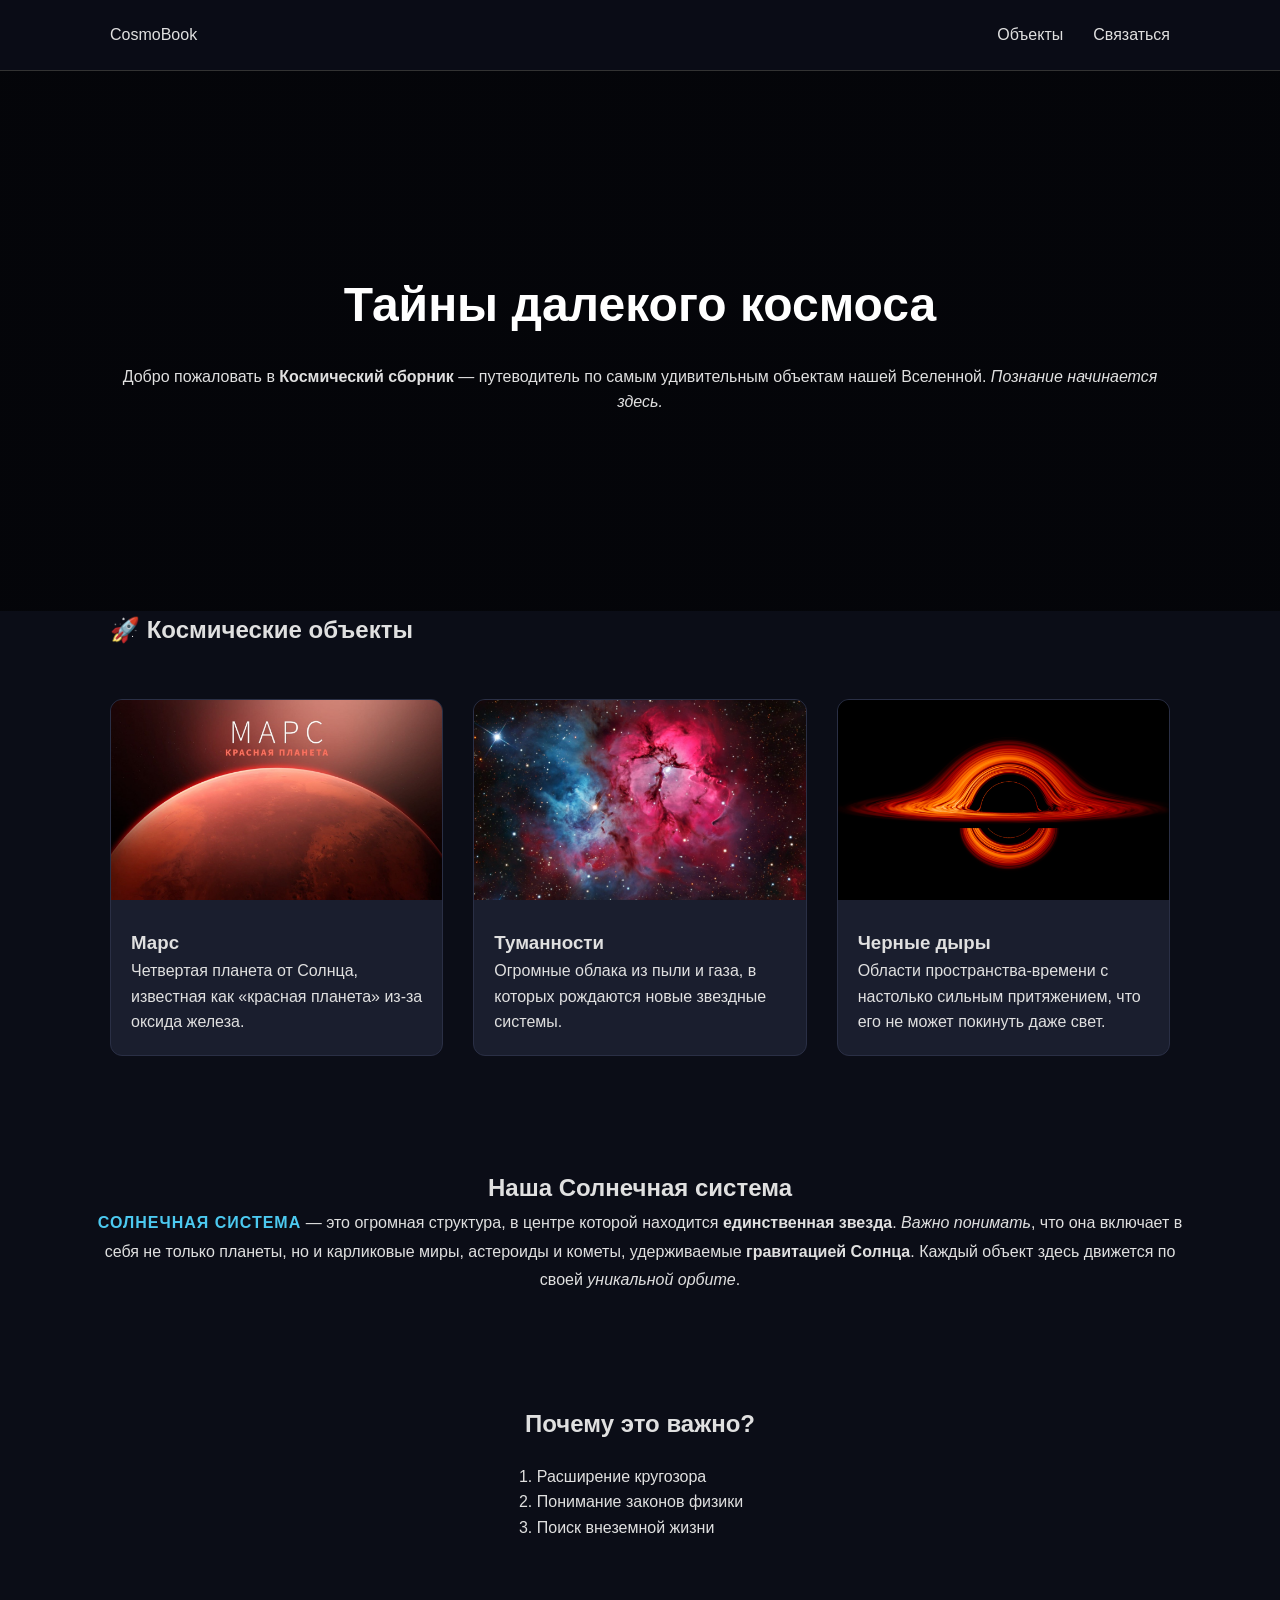
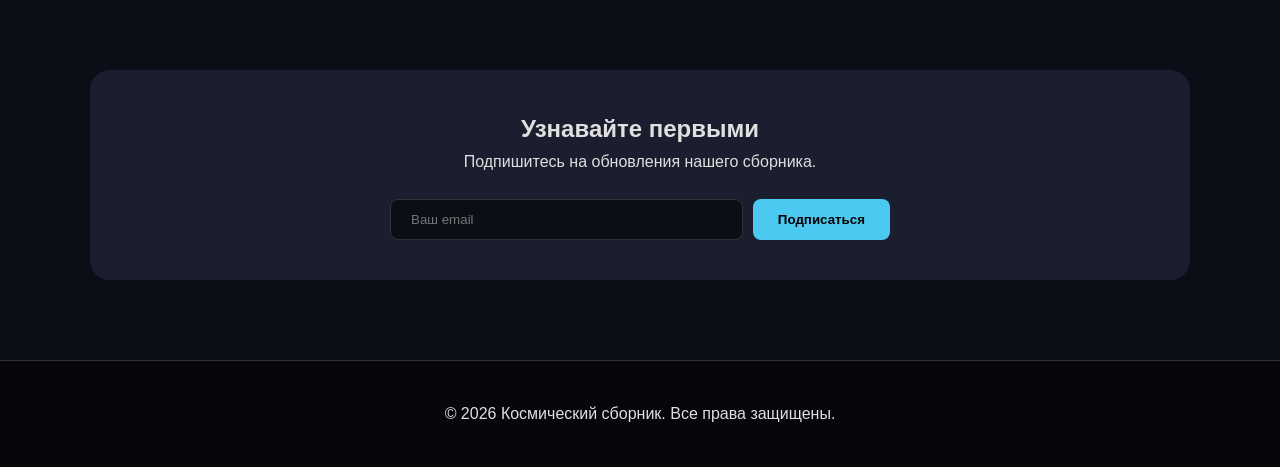
<file: index.html>
<!DOCTYPE html>
<html lang="ru">
<head>
    <meta charset="UTF-8">
    <meta name="viewport" content="width=device-width, initial-scale=1.0">
    <title>Космический сборник — Исследуй Вселенную</title>
    <link rel="stylesheet" href="Стили итог проект.css">
    <meta name="description" content="Космический сборник — путеводитель по удивительным объектам Вселенной. Узнайте больше о планетах, туманностях и черных дырах.">
</head>
<body>
    <header class="header">
        <nav class="nav container">
            <div class="logo">Cosmo<span>Book</span></div>
            <ul class="nav-list">
                <li><a href="#objects">Объекты</a></li>
                <li><a href="#form">Связаться</a></li>
            </ul>
        </nav>
    </header>
    <main>
        <section class="hero">
            <div class="hero-content container">
                <h1>Тайны далекого космоса</h1>
                <p>Добро пожаловать в <strong>Космический сборник</strong> — путеводитель по самым удивительным объектам нашей Вселенной. <em>Познание начинается здесь.</em></p>
            </div>
        </section>
        <section id="objects" class="objects container">
            <h2>Космические объекты</h2>
            <div class="grid-container">
                <article class="card">
                    <img src="Марс.jpg" alt="Планета Марс">
                    <div class="card-content">
                        <h3>Марс</h3>
                        <p>Четвертая планета от Солнца, известная как «красная планета» из-за оксида железа.</p>
                    </div>
                </article>
                <article class="card">
                    <img src="Туманность.jpg" alt="Туманность">
                    <div class="card-content">
                        <h3>Туманности</h3>
                        <p>Огромные облака из пыли и газа, в которых рождаются новые звездные системы.</p>
                    </div>
                </article>
                <article class="card">
                    <img src="Чёрная дыра.png" alt="Черная дыра">
                    <div class="card-content">
                        <h3>Черные дыры</h3>
                        <p>Области пространства-времени с настолько сильным притяжением, что его не может покинуть даже свет.</p>
                    </div>
                </article>
            </div>
        </section>
        <section class="solar-system container">
            <h2>Наша Солнечная система</h2>
                <p>
                    <span>Солнечная система</span> — это огромная структура, в центре которой находится <strong>единственная звезда</strong>. 
                    <em>Важно понимать</em>, что она включает в себя не только планеты, но и карликовые миры, астероиды и кометы, удерживаемые <strong>гравитацией Солнца</strong>. 
                    Каждый объект здесь движется по своей <em>уникальной орбите</em>.
                </p>
        </section>
        <section class="features container">
            <h2>Почему это важно?</h2>
            <ol class="features-list">
                <li>Расширение кругозора</li>
                <li>Понимание законов физики</li>
                <li>Поиск внеземной жизни</li>
            </ol>
        </section>
        <section id="form" class="feedback-section container">
            <div class="form-wrapper">
                <h2>Узнавайте первыми</h2>
                <p>Подпишитесь на обновления нашего сборника.</p>
                <form class="contact-form">
                    <div class="input-group">
                        <input type="email" placeholder="Ваш email" required>
                        <button type="submit">Подписаться</button>
                    </div>
                </form>
            </div>
        </section>
    </main>
    <footer class="footer">
        <p>&copy; 2026 Космический сборник. Все права защищены.</p>
    </footer>
</body>
</html>
</file>
<file: Стили итог проект.css>
/* 7.2 CSS Переменные */
:root {
    --main-bg: #0b0d17;
    --accent-color: #4cc9f0;
    --text-color: #e0e0e0;
    --card-bg: #1a1e2e;
    --transition: all 0.3s ease;
}
/* 1. Общие стили */
* {
    box-sizing: border-box; /* 3.1 */
    margin: 0;
    padding: 0;
}
body {
    font-family: 'Segoe UI', Tahoma, Geneva, Verdana, sans-serif;
    background-color: var(--main-bg);
    color: var(--text-color);
    line-height: 1.6;
}
.container {
    max-width: 1100px;
    margin: 0 auto;
    padding: 0 20px;
}
/* 7.5 Position Sticky */
.header {
    background: rgba(11, 13, 23, 0.95);
    position: sticky;
    top: 0;
    z-index: 1000;
    border-bottom: 1px solid #333;
}
/* 7.1 Flexbox */
.nav {
    display: flex;
    justify-content: space-between;
    align-items: center;
    height: 70px;
}
.nav-list {
    display: flex;
    list-style: none;
}
.nav-list li a {
    color: var(--text-color);
    text-decoration: none;
    margin-left: 30px;
    transition: var(--transition); /* 6.2 Transition */
}
/* 6.1 Псевдокласс :hover */
.nav-list li a:hover {
    color: var(--accent-color);
}
/* 4.1 Визуальная иерархия */
.hero {
    height: 60vh;
    display: flex;
    align-items: center;
    justify-content: center;
    text-align: center;
    background: linear-gradient(rgba(0,0,0,0.6), rgba(0,0,0,0.6)), 
                url('https://unsplash.com');
    background-size: cover;
    background-position: center;
}
.hero h1 {
    font-size: 3rem;
    margin-bottom: 20px;
    color: #fff;
    animation: fadeIn 1.5s ease; /* 6.2 Animation */
}
/* 7.1 Grid Layout */
.grid-container {
    display: grid;
    grid-template-columns: repeat(3, 1fr);
    gap: 30px;
    padding: 50px 0;
}
/* 3.1 & 3.2 Блочная модель */
.card {
    background: var(--card-bg);
    border-radius: 12px;
    overflow: hidden;
    border: 1px solid #2a2f45;
    transition: var(--transition);
}
.card:hover {
    transform: translateY(-10px);
}
.card img {
    width: 100%;
    height: 200px;
    object-fit: cover;
}
.card-content {
    padding: 20px;
}
/* 6.1 Псевдоэлемент ::before */
.objects h2::before {
    content: "🚀 ";
}
/* Центрирование "Почему это важно?" */
.features {
    text-align: center;
    padding: 50px 0;
}
.features-list {
    display: inline-block; /* Позволяет центрировать список */
    text-align: left;      /* Текст внутри списка остается по левому краю */
    margin-top: 20px;
}
/* Стили для нового текстового блока */
.solar-system {
    padding: 60px 0;
    text-align: center;
    line-height: 1.8;
}
.solar-system span {
    color: var(--accent-color);
    text-transform: uppercase;
    letter-spacing: 1px;
    font-weight: bold;
}
/* 7.3 & 7.4 Формы */
.feedback-section {
    padding: 80px 0;
}
.form-wrapper {
    background: #1a1e2e;
    padding: 40px;
    border-radius: 20px;
    text-align: center;
}
.contact-form {
    margin-top: 25px;
}
.input-group {
    display: flex;
    max-width: 500px;
    margin: 0 auto;
    gap: 10px;
}
input[type="email"] {
    flex: 1;
    padding: 12px 20px;
    border-radius: 8px;
    border: 1px solid #333;
    background: #0b0d17;
    color: white;
}
/* 6.1 & 7.4 :focus */
input:focus {
    outline: 2px solid var(--accent-color);
}
button {
    padding: 12px 25px;
    background: var(--accent-color);
    border: none;
    border-radius: 8px;
    cursor: pointer;
    font-weight: bold;
    transition: var(--transition);
}
button:hover {
    opacity: 0.8;
}
/* 6.2 Keyframes */
@keyframes fadeIn {
    from { opacity: 0; transform: translateY(20px); }
    to { opacity: 1; transform: translateY(0); }
}
/* 5. Адаптивность */
/* 5.3 Брейкпоинт 1: Планшеты */
@media (max-width: 992px) {
    .grid-container {
        grid-template-columns: repeat(2, 1fr);
    }
}
/* 5.3 Брейкпоинт 2: Мобильные */
@media (max-width: 600px) {
    .grid-container {
        grid-template-columns: 1fr;
    }
    .hero h1 {
        font-size: 2rem;
    }
    .input-group {
        flex-direction: column;
    }
}
/* Центрирование и стили подвала */
.footer {
    text-align: center;
    padding: 40px 0;
    background: #05070a;
    border-top: 1px solid #333;
}
</file>
